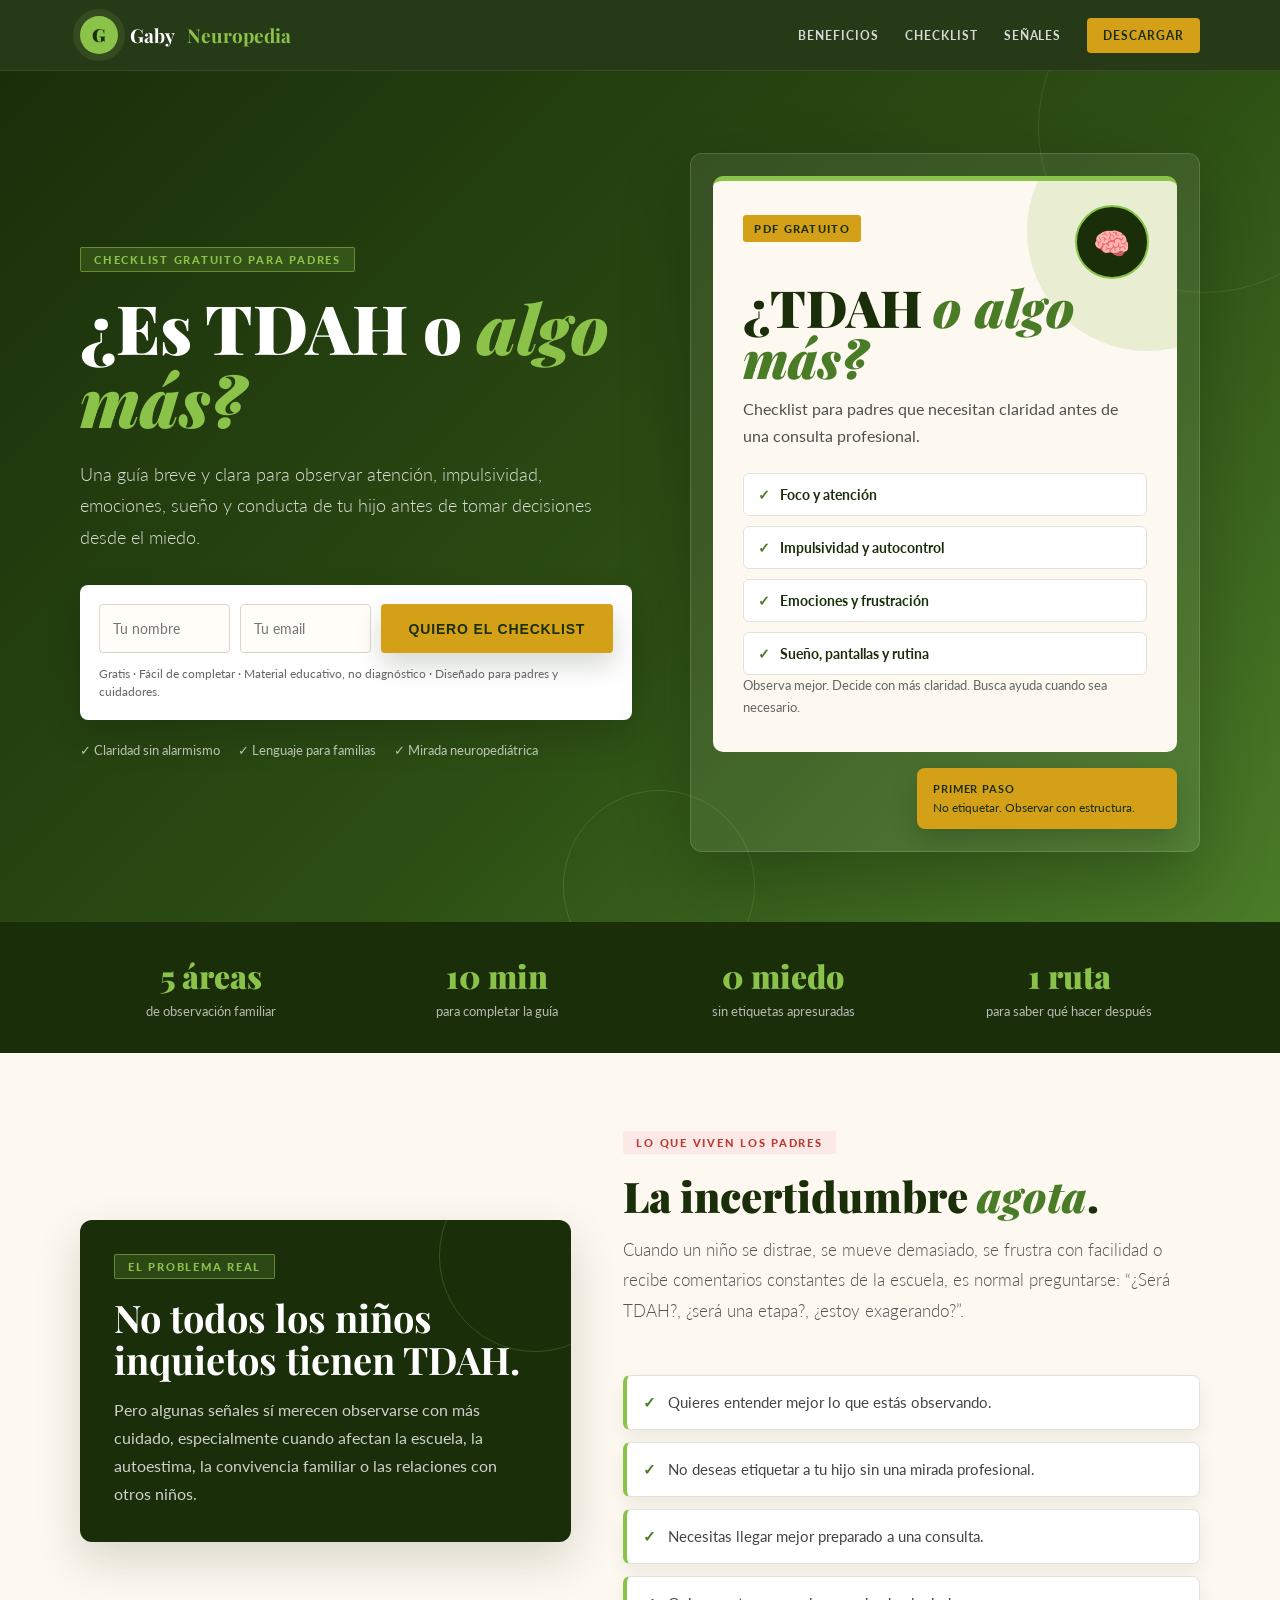
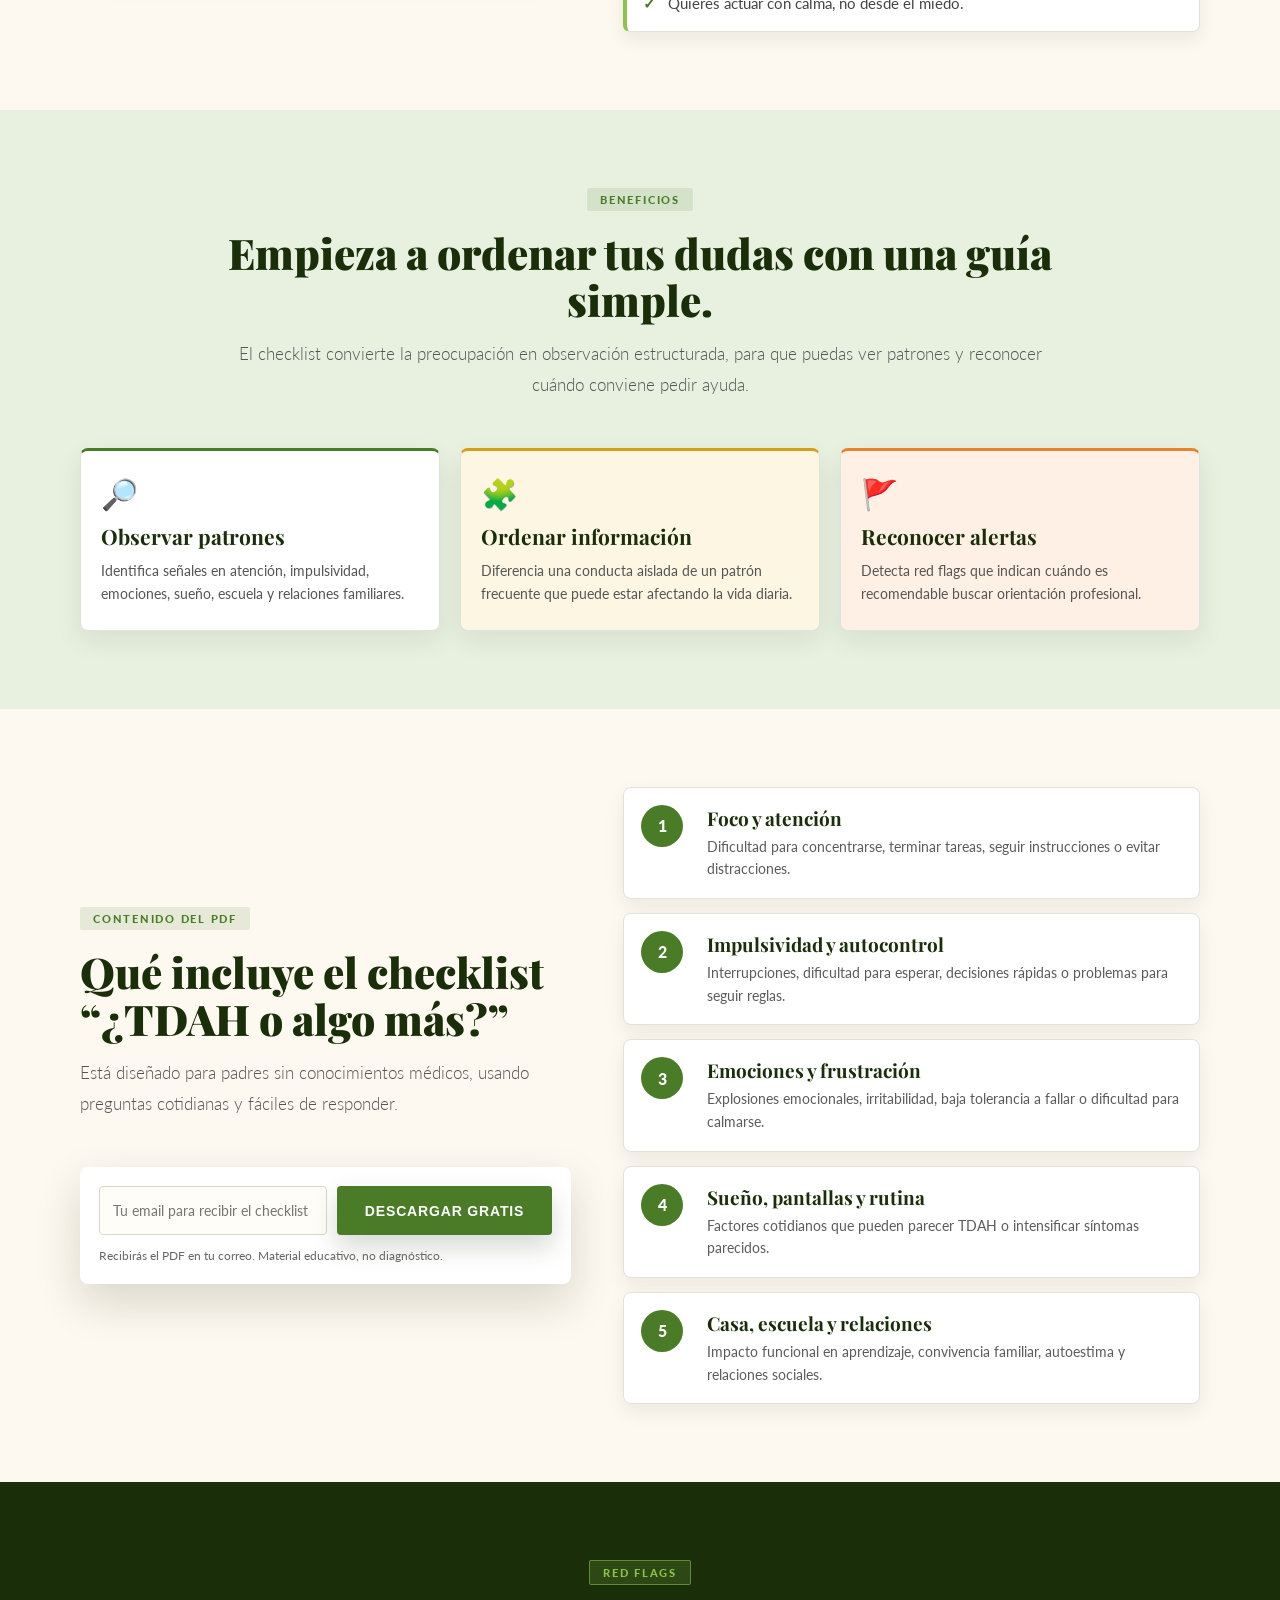
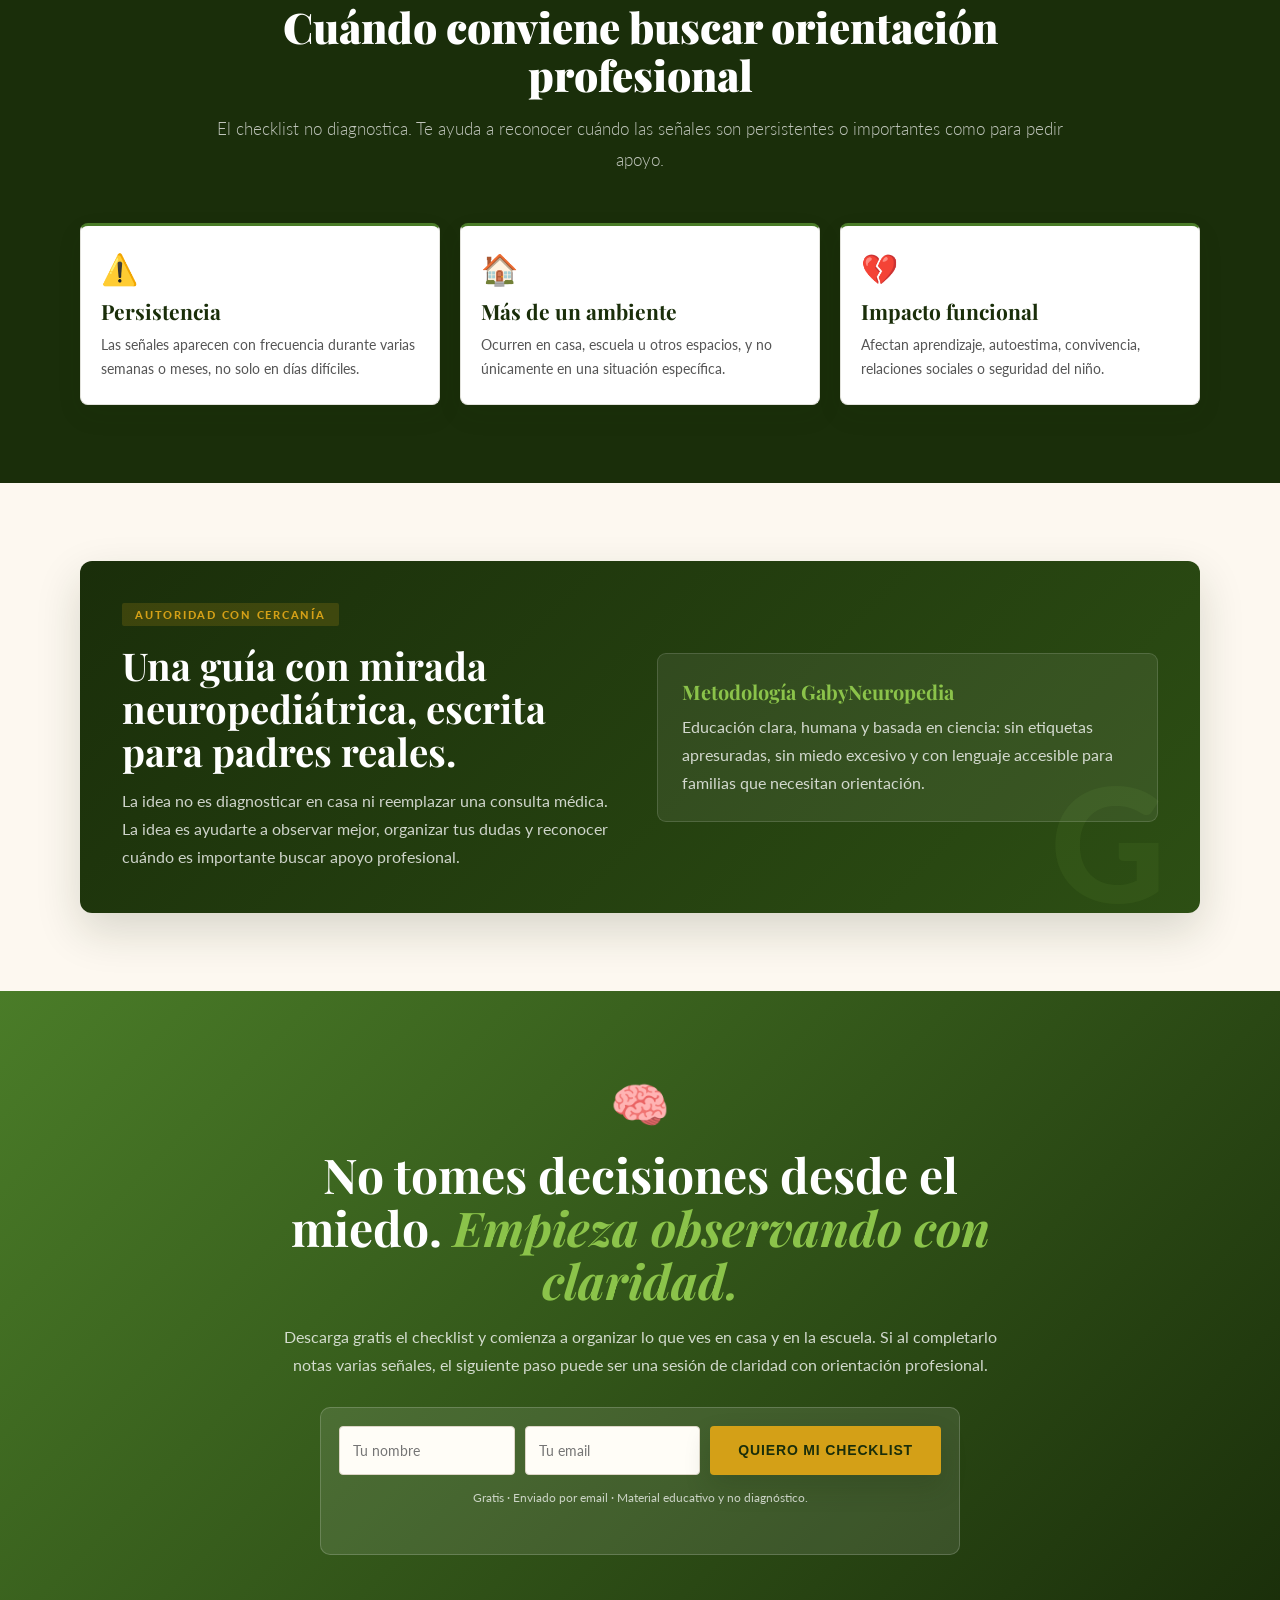
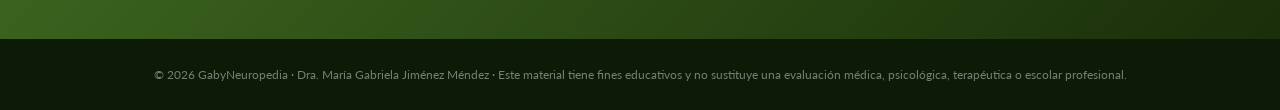
<file: public/Funnel para leads Gaby.html>
<!DOCTYPE html>
<html lang="es">
<head>
  <meta charset="UTF-8" />
  <meta name="viewport" content="width=device-width, initial-scale=1.0" />
  <title>¿TDAH o algo más? | Checklist gratuito</title>
  <style>
    @import url('https://fonts.googleapis.com/css2?family=Playfair+Display:ital,wght@0,500;0,700;0,900;1,500;1,700&family=Lato:wght@300;400;700;900&display=swap');

    :root {
      --dark-green: #1a2e0a;
      --mid-green: #2d4f14;
      --accent-green: #4a7c28;
      --lime: #8bc34a;
      --gold: #d4a017;
      --warm-cream: #fdf8f0;
      --light-sage: #e8f0e0;
      --soft-gold: #fdf6e3;
      --soft-orange: #fff0e5;
      --ink: #1a1a1a;
      --muted: #555555;
      --white: #ffffff;
      --line: rgba(26, 46, 10, 0.14);
      --shadow: 0 18px 45px rgba(26, 46, 10, 0.16);
    }

    * { box-sizing: border-box; margin: 0; padding: 0; }
    html { scroll-behavior: smooth; }

    body {
      font-family: 'Lato', sans-serif;
      color: var(--ink);
      background: var(--warm-cream);
      overflow-x: hidden;
    }

    .heading { font-family: 'Playfair Display', Georgia, serif; }
    .container { width: min(1120px, calc(100% - 40px)); margin: 0 auto; }

    .nav {
      position: sticky;
      top: 0;
      z-index: 50;
      padding: 16px 0;
      background: rgba(26, 46, 10, 0.94);
      backdrop-filter: blur(10px);
      border-bottom: 1px solid rgba(255,255,255,.08);
    }

    .nav-inner { display: flex; align-items: center; justify-content: space-between; gap: 24px; }
    .brand { display: flex; align-items: center; gap: 12px; color: white; font-family: 'Playfair Display', Georgia, serif; font-weight: 700; font-size: 19px; }
    .brand span { color: var(--lime); }
    .brand-mark { width: 38px; height: 38px; border-radius: 50%; background: var(--lime); color: var(--dark-green); display: grid; place-items: center; font-weight: 900; font-size: 18px; box-shadow: 0 0 0 7px rgba(139,195,74,.12); }
    .nav-links { display: flex; align-items: center; gap: 26px; }
    .nav-links a { color: rgba(255,255,255,.82); text-decoration: none; text-transform: uppercase; letter-spacing: .08em; font-size: 12px; font-weight: 700; }
    .nav-cta { padding: 10px 16px; border-radius: 4px; background: var(--gold); color: var(--dark-green) !important; }

    .btn { appearance: none; border: none; display: inline-flex; align-items: center; justify-content: center; gap: 10px; padding: 15px 28px; border-radius: 4px; background: var(--accent-green); color: white; font-weight: 900; font-size: 14px; text-transform: uppercase; letter-spacing: .06em; cursor: pointer; text-decoration: none; transition: background .2s ease, transform .15s ease; box-shadow: 0 12px 26px rgba(26,46,10,.18); }
    .btn:hover { background: var(--mid-green); transform: translateY(-1px); }
    .btn-gold { background: var(--gold); color: var(--dark-green); }
    .btn-gold:hover { background: #c49012; }

    .hero { position: relative; min-height: 88vh; display: flex; align-items: center; padding: 82px 0 70px; background: linear-gradient(135deg, var(--dark-green) 0%, var(--mid-green) 58%, var(--accent-green) 100%); overflow: hidden; }
    .hero::before, .hero::after { content: ''; position: absolute; border-radius: 50%; border: 1px solid rgba(255,255,255,.09); pointer-events: none; }
    .hero::before { width: 330px; height: 330px; top: -110px; right: -90px; }
    .hero::after { width: 190px; height: 190px; bottom: -60px; left: 44%; border-color: rgba(139,195,74,.22); }

    .hero-grid { position: relative; z-index: 2; display: grid; grid-template-columns: 1.04fr .96fr; align-items: center; gap: 58px; }
    .tier-badge { display: inline-block; padding: 5px 13px; border-radius: 2px; font-size: 11px; font-weight: 900; letter-spacing: .16em; text-transform: uppercase; margin-bottom: 18px; }
    .badge-lime { background: rgba(139,195,74,.18); border: 1px solid rgba(139,195,74,.55); color: var(--lime); }
    .badge-green { background: rgba(74,124,40,.12); color: var(--accent-green); }
    .badge-gold { background: rgba(212,160,23,.18); color: var(--gold); }
    .badge-red { background: #fde8e8; color: #b93b2f; }

    h1 { color: white; font-size: clamp(36px, 5.4vw, 68px); line-height: 1.08; font-weight: 900; margin-bottom: 22px; }
    h1 em { color: var(--lime); font-style: italic; }
    .hero-copy { color: rgba(255,255,255,.82); font-size: 18px; line-height: 1.75; font-weight: 300; max-width: 650px; margin-bottom: 32px; }
    .micro-trust { display: flex; flex-wrap: wrap; gap: 12px 18px; color: rgba(255,255,255,.68); font-size: 13px; }

    .capture-card { background: white; border-radius: 8px; padding: 18px; max-width: 660px; box-shadow: 0 16px 36px rgba(0,0,0,.16); border: 1px solid rgba(255,255,255,.20); }
    .form-grid { display: grid; grid-template-columns: 1fr 1fr auto; gap: 10px; }
    input { width: 100%; padding: 15px 13px; border-radius: 4px; border: 1px solid #ddd6c7; background: #fffdf7; font-family: 'Lato', sans-serif; font-size: 14px; outline: none; }
    input:focus { border-color: var(--accent-green); box-shadow: 0 0 0 3px rgba(74,124,40,.12); }
    .form-note { margin-top: 12px; color: #666; font-size: 12px; line-height: 1.5; }

    .hero-card { position: relative; background: rgba(255,255,255,.08); border: 1px solid rgba(255,255,255,.14); border-radius: 12px; padding: 22px; box-shadow: 0 28px 70px rgba(0,0,0,.22); }
    .lead-cover { position: relative; min-height: 560px; background: var(--warm-cream); border-radius: 10px; padding: 34px 30px; display: flex; flex-direction: column; justify-content: space-between; overflow: hidden; border-top: 5px solid var(--lime); }
    .lead-cover::before { content: ''; position: absolute; right: -90px; top: -70px; width: 240px; height: 240px; border-radius: 50%; background: rgba(139,195,74,.18); }
    .lead-cover::after { content: '🧠'; position: absolute; right: 28px; top: 24px; width: 70px; height: 70px; border-radius: 50%; display: grid; place-items: center; background: var(--dark-green); color: white; font-size: 30px; border: 2px solid var(--lime); }
    .cover-badge { display: inline-block; background: var(--gold); color: var(--dark-green); border-radius: 3px; padding: 7px 11px; font-weight: 900; font-size: 11px; text-transform: uppercase; letter-spacing: .12em; }
    .lead-cover h2 { position: relative; margin: 40px 0 12px; color: var(--dark-green); font-size: clamp(34px, 4vw, 52px); line-height: 1; font-weight: 900; }
    .lead-cover h2 em { color: var(--accent-green); }
    .lead-cover p { color: #4f4f4f; line-height: 1.65; font-size: 16px; max-width: 380px; }
    .check-preview { display: grid; gap: 10px; margin-top: 24px; }
    .check-row { display: flex; align-items: center; gap: 10px; padding: 12px 14px; border-radius: 6px; background: white; border: 1px solid #e2e2dc; font-weight: 700; color: var(--dark-green); font-size: 14px; }
    .check-row::before { content: '✓'; color: var(--accent-green); font-weight: 900; }

    .support-note { margin: 16px 0 0 auto; background: var(--gold); color: var(--dark-green); border-radius: 8px; padding: 13px 16px; max-width: 260px; box-shadow: 0 12px 28px rgba(0,0,0,.18); font-size: 12px; line-height: 1.45; }
    .support-note strong { display: block; text-transform: uppercase; letter-spacing: .08em; font-size: 11px; margin-bottom: 2px; }

    .stats-strip { background: var(--dark-green); padding: 32px 0; }
    .stats-grid { display: grid; grid-template-columns: repeat(4, 1fr); gap: 24px; text-align: center; }
    .stat-number { color: var(--lime); font-size: 32px; font-weight: 900; }
    .stat-label { color: rgba(255,255,255,.68); font-size: 13px; margin-top: 5px; line-height: 1.4; }

    section { padding: 78px 0; }
    .section-head { max-width: 850px; margin: 0 auto 48px; text-align: center; }
    .section-head.left { text-align: left; margin-left: 0; }
    .section-title { color: var(--dark-green); font-size: clamp(28px, 3.3vw, 46px); line-height: 1.12; font-weight: 900; margin-bottom: 16px; }
    .section-title em { color: var(--accent-green); }
    .lead { color: var(--muted); font-size: 17px; line-height: 1.8; font-weight: 300; }
    .light-sage { background: var(--light-sage); }
    .dark-band { background: var(--dark-green); color: white; }
    .dark-band .section-title { color: white; }
    .dark-band .lead { color: rgba(255,255,255,.72); }

    .cards-3 { display: grid; grid-template-columns: repeat(3, 1fr); gap: 20px; }
    .card { background: white; border: 1px solid #e2e2dc; border-top: 3px solid var(--accent-green); border-radius: 8px; padding: 24px 20px; box-shadow: 0 10px 26px rgba(26,46,10,.08); transition: transform .2s ease, box-shadow .2s ease; }
    .card:hover { transform: translateY(-4px); box-shadow: 0 16px 34px rgba(26,46,10,.13); }
    .card.gold { border-top-color: var(--gold); background: var(--soft-gold); }
    .card.orange { border-top-color: #e8832a; background: var(--soft-orange); }
    .icon { font-size: 30px; margin-bottom: 12px; }
    .card h3 { color: var(--dark-green); font-size: 21px; line-height: 1.15; margin-bottom: 10px; }
    .card p, .card li { color: #555; font-size: 14px; line-height: 1.68; }
    .card ul { list-style: none; display: grid; gap: 8px; }
    .card li::before { content: '✓'; color: var(--accent-green); font-weight: 900; margin-right: 8px; }

    .split { display: grid; grid-template-columns: .92fr 1.08fr; gap: 52px; align-items: center; }
    .quote-box { background: var(--dark-green); color: white; border-radius: 12px; padding: 34px; box-shadow: var(--shadow); position: relative; overflow: hidden; }
    .quote-box::after { content: ''; position: absolute; right: -60px; top: -60px; width: 190px; height: 190px; border-radius: 50%; border: 1px solid rgba(139,195,74,.25); }
    .quote-box h2 { font-size: clamp(26px, 3vw, 38px); line-height: 1.1; margin-bottom: 16px; color: white; }
    .quote-box p { color: rgba(255,255,255,.78); line-height: 1.75; }
    .list { display: grid; gap: 12px; }
    .list-item { display: flex; gap: 12px; align-items: flex-start; background: white; border: 1px solid #e2e2dc; border-left: 4px solid var(--lime); border-radius: 7px; padding: 15px 16px; font-size: 15px; color: #444; line-height: 1.55; box-shadow: 0 8px 18px rgba(26,46,10,.07); }
    .list-item span { color: var(--accent-green); font-weight: 900; }

    .modules { display: grid; gap: 14px; }
    .module { display: grid; grid-template-columns: 52px 1fr; gap: 14px; align-items: start; background: white; border: 1px solid #e2e2dc; border-radius: 8px; padding: 17px; box-shadow: 0 8px 20px rgba(26,46,10,.07); }
    .num { width: 42px; height: 42px; border-radius: 50%; display: grid; place-items: center; background: var(--accent-green); color: white; font-weight: 900; }
    .module h3 { color: var(--dark-green); font-size: 19px; margin-bottom: 5px; }
    .module p { color: #5b5b5b; line-height: 1.62; font-size: 14px; }

    .authority-box { background: linear-gradient(135deg, var(--dark-green) 0%, var(--mid-green) 100%); color: white; border-radius: 12px; padding: 42px; box-shadow: var(--shadow); position: relative; overflow: hidden; }
    .authority-box::after { content: 'G'; position: absolute; right: 34px; bottom: -24px; font-size: 160px; font-weight: 900; color: rgba(139,195,74,.08); }
    .authority-grid { position: relative; z-index: 2; display: grid; grid-template-columns: 1fr 1fr; gap: 34px; align-items: center; }
    .authority-box h2 { color: white; font-size: clamp(26px, 3vw, 40px); line-height: 1.12; margin-bottom: 14px; }
    .authority-box p { color: rgba(255,255,255,.78); line-height: 1.75; }
    .doctor-card { background: rgba(255,255,255,.07); border: 1px solid rgba(255,255,255,.14); border-radius: 9px; padding: 24px; }
    .doctor-card h3 { color: var(--lime); font-size: 20px; margin-bottom: 8px; }

    .cta-section { background: linear-gradient(135deg, var(--accent-green) 0%, var(--dark-green) 100%); color: white; text-align: center; padding: 84px 0; }
    .cta-box { max-width: 740px; margin: 0 auto; }
    .cta-box h2 { color: white; font-size: clamp(30px, 4vw, 48px); line-height: 1.1; margin-bottom: 16px; }
    .cta-box h2 em { color: var(--lime); }
    .cta-box p { color: rgba(255,255,255,.78); line-height: 1.75; margin-bottom: 28px; }
    .final-form { max-width: 640px; margin: 0 auto; background: rgba(255,255,255,.10); border: 1px solid rgba(255,255,255,.18); border-radius: 10px; padding: 18px; }

    footer { background: #0d1a05; color: rgba(255,255,255,.44); font-size: 12px; line-height: 1.6; padding: 26px 0; text-align: center; }

    @media (max-width: 980px) {
      .hero-grid, .split, .authority-grid { grid-template-columns: 1fr; }
      .hero-card { max-width: 640px; margin: 0 auto; }
      .cards-3, .stats-grid { grid-template-columns: 1fr 1fr; }
      .form-grid { grid-template-columns: 1fr; }
      .btn { width: 100%; }
    }

    @media (max-width: 680px) {
      .container { width: min(100% - 28px, 1120px); }
      .nav-links { display: none; }
      .hero { padding: 52px 0; }
      .cards-3, .stats-grid { grid-template-columns: 1fr; }
      .lead-cover { min-height: 520px; padding: 26px 22px; }
      .support-note { margin-left: 0; max-width: none; }
      section { padding: 54px 0; }
      .capture-card, .final-form { padding: 14px; }
    }
  </style>
</head>
<body>
  <nav class="nav">
    <div class="container nav-inner">
      <div class="brand"><div class="brand-mark">G</div>Gaby<span>Neuropedia</span></div>
      <div class="nav-links">
        <a href="#beneficios">Beneficios</a>
        <a href="#checklist">Checklist</a>
        <a href="#redflags">Señales</a>
        <a class="nav-cta" href="#descargar">Descargar</a>
      </div>
    </div>
  </nav>

  <header class="hero" id="descargar">
    <div class="container hero-grid">
      <div>
        <div class="tier-badge badge-lime">Checklist gratuito para padres</div>
        <h1 class="heading">¿Es TDAH o <em>algo más?</em></h1>
        <p class="hero-copy">Una guía breve y clara para observar atención, impulsividad, emociones, sueño y conducta de tu hijo antes de tomar decisiones desde el miedo.</p>
        <form class="capture-card">
          <div class="form-grid">
            <input type="text" name="name" placeholder="Tu nombre" aria-label="Tu nombre" />
            <input type="email" name="email" placeholder="Tu email" aria-label="Tu email" />
            <button class="btn btn-gold" type="submit">Quiero el checklist</button>
          </div>
          <p class="form-note">Gratis · Fácil de completar · Material educativo, no diagnóstico · Diseñado para padres y cuidadores.</p>
        </form>
        <div class="micro-trust" style="margin-top:22px;">
          <span>✓ Claridad sin alarmismo</span>
          <span>✓ Lenguaje para familias</span>
          <span>✓ Mirada neuropediátrica</span>
        </div>
      </div>

      <div class="hero-card">
        <div class="lead-cover">
          <div>
            <span class="cover-badge">PDF gratuito</span>
            <h2 class="heading">¿TDAH <em>o algo más?</em></h2>
            <p>Checklist para padres que necesitan claridad antes de una consulta profesional.</p>
            <div class="check-preview">
              <div class="check-row">Foco y atención</div>
              <div class="check-row">Impulsividad y autocontrol</div>
              <div class="check-row">Emociones y frustración</div>
              <div class="check-row">Sueño, pantallas y rutina</div>
            </div>
          </div>
          <p style="font-size:13px; color:#666; max-width: 100%;">Observa mejor. Decide con más claridad. Busca ayuda cuando sea necesario.</p>
        </div>
        <div class="support-note"><strong>Primer paso</strong>No etiquetar. Observar con estructura.</div>
      </div>
    </div>
  </header>

  <section class="stats-strip">
    <div class="container stats-grid">
      <div><div class="stat-number heading">5 áreas</div><div class="stat-label">de observación familiar</div></div>
      <div><div class="stat-number heading">10 min</div><div class="stat-label">para completar la guía</div></div>
      <div><div class="stat-number heading">0 miedo</div><div class="stat-label">sin etiquetas apresuradas</div></div>
      <div><div class="stat-number heading">1 ruta</div><div class="stat-label">para saber qué hacer después</div></div>
    </div>
  </section>

  <section>
    <div class="container split">
      <div class="quote-box">
        <div class="tier-badge badge-lime">El problema real</div>
        <h2 class="heading">No todos los niños inquietos tienen TDAH.</h2>
        <p>Pero algunas señales sí merecen observarse con más cuidado, especialmente cuando afectan la escuela, la autoestima, la convivencia familiar o las relaciones con otros niños.</p>
      </div>
      <div>
        <div class="section-head left">
          <div class="tier-badge badge-red">Lo que viven los padres</div>
          <h2 class="section-title heading">La incertidumbre <em>agota</em>.</h2>
          <p class="lead">Cuando un niño se distrae, se mueve demasiado, se frustra con facilidad o recibe comentarios constantes de la escuela, es normal preguntarse: “¿Será TDAH?, ¿será una etapa?, ¿estoy exagerando?”.</p>
        </div>
        <div class="list">
          <div class="list-item"><span>✓</span>Quieres entender mejor lo que estás observando.</div>
          <div class="list-item"><span>✓</span>No deseas etiquetar a tu hijo sin una mirada profesional.</div>
          <div class="list-item"><span>✓</span>Necesitas llegar mejor preparado a una consulta.</div>
          <div class="list-item"><span>✓</span>Quieres actuar con calma, no desde el miedo.</div>
        </div>
      </div>
    </div>
  </section>

  <section id="beneficios" class="light-sage">
    <div class="container">
      <div class="section-head">
        <div class="tier-badge badge-green">Beneficios</div>
        <h2 class="section-title heading">Empieza a ordenar tus dudas con una guía simple.</h2>
        <p class="lead">El checklist convierte la preocupación en observación estructurada, para que puedas ver patrones y reconocer cuándo conviene pedir ayuda.</p>
      </div>
      <div class="cards-3">
        <article class="card"><div class="icon">🔎</div><h3 class="heading">Observar patrones</h3><p>Identifica señales en atención, impulsividad, emociones, sueño, escuela y relaciones familiares.</p></article>
        <article class="card gold"><div class="icon">🧩</div><h3 class="heading">Ordenar información</h3><p>Diferencia una conducta aislada de un patrón frecuente que puede estar afectando la vida diaria.</p></article>
        <article class="card orange"><div class="icon">🚩</div><h3 class="heading">Reconocer alertas</h3><p>Detecta red flags que indican cuándo es recomendable buscar orientación profesional.</p></article>
      </div>
    </div>
  </section>

  <section id="checklist">
    <div class="container split">
      <div>
        <div class="section-head left">
          <div class="tier-badge badge-green">Contenido del PDF</div>
          <h2 class="section-title heading">Qué incluye el checklist “¿TDAH o algo más?”</h2>
          <p class="lead">Está diseñado para padres sin conocimientos médicos, usando preguntas cotidianas y fáciles de responder.</p>
        </div>
        <form class="capture-card" style="max-width:none; box-shadow:var(--shadow);">
          <div class="form-grid" style="grid-template-columns:1fr auto;">
            <input type="email" name="email-secondary" placeholder="Tu email para recibir el checklist" aria-label="Tu email para recibir el checklist" />
            <button class="btn" type="submit">Descargar gratis</button>
          </div>
          <p class="form-note">Recibirás el PDF en tu correo. Material educativo, no diagnóstico.</p>
        </form>
      </div>
      <div class="modules">
        <div class="module"><div class="num">1</div><div><h3 class="heading">Foco y atención</h3><p>Dificultad para concentrarse, terminar tareas, seguir instrucciones o evitar distracciones.</p></div></div>
        <div class="module"><div class="num">2</div><div><h3 class="heading">Impulsividad y autocontrol</h3><p>Interrupciones, dificultad para esperar, decisiones rápidas o problemas para seguir reglas.</p></div></div>
        <div class="module"><div class="num">3</div><div><h3 class="heading">Emociones y frustración</h3><p>Explosiones emocionales, irritabilidad, baja tolerancia a fallar o dificultad para calmarse.</p></div></div>
        <div class="module"><div class="num">4</div><div><h3 class="heading">Sueño, pantallas y rutina</h3><p>Factores cotidianos que pueden parecer TDAH o intensificar síntomas parecidos.</p></div></div>
        <div class="module"><div class="num">5</div><div><h3 class="heading">Casa, escuela y relaciones</h3><p>Impacto funcional en aprendizaje, convivencia familiar, autoestima y relaciones sociales.</p></div></div>
      </div>
    </div>
  </section>

  <section id="redflags" class="dark-band">
    <div class="container">
      <div class="section-head">
        <div class="tier-badge badge-lime">Red flags</div>
        <h2 class="section-title heading">Cuándo conviene buscar orientación profesional</h2>
        <p class="lead">El checklist no diagnostica. Te ayuda a reconocer cuándo las señales son persistentes o importantes como para pedir apoyo.</p>
      </div>
      <div class="cards-3">
        <article class="card"><div class="icon">⚠️</div><h3 class="heading">Persistencia</h3><p>Las señales aparecen con frecuencia durante varias semanas o meses, no solo en días difíciles.</p></article>
        <article class="card"><div class="icon">🏠</div><h3 class="heading">Más de un ambiente</h3><p>Ocurren en casa, escuela u otros espacios, y no únicamente en una situación específica.</p></article>
        <article class="card"><div class="icon">💔</div><h3 class="heading">Impacto funcional</h3><p>Afectan aprendizaje, autoestima, convivencia, relaciones sociales o seguridad del niño.</p></article>
      </div>
    </div>
  </section>

  <section>
    <div class="container authority-box">
      <div class="authority-grid">
        <div>
          <div class="tier-badge badge-gold">Autoridad con cercanía</div>
          <h2 class="heading">Una guía con mirada neuropediátrica, escrita para padres reales.</h2>
          <p>La idea no es diagnosticar en casa ni reemplazar una consulta médica. La idea es ayudarte a observar mejor, organizar tus dudas y reconocer cuándo es importante buscar apoyo profesional.</p>
        </div>
        <div class="doctor-card">
          <h3 class="heading">Metodología GabyNeuropedia</h3>
          <p>Educación clara, humana y basada en ciencia: sin etiquetas apresuradas, sin miedo excesivo y con lenguaje accesible para familias que necesitan orientación.</p>
        </div>
      </div>
    </div>
  </section>

  <section class="cta-section">
    <div class="container cta-box">
      <div style="font-size:48px; margin-bottom:14px;">🧠</div>
      <h2 class="heading">No tomes decisiones desde el miedo. <em>Empieza observando con claridad.</em></h2>
      <p>Descarga gratis el checklist y comienza a organizar lo que ves en casa y en la escuela. Si al completarlo notas varias señales, el siguiente paso puede ser una sesión de claridad con orientación profesional.</p>
      <form class="final-form">
        <div class="form-grid">
          <input type="text" name="name-final" placeholder="Tu nombre" aria-label="Tu nombre" />
          <input type="email" name="email-final" placeholder="Tu email" aria-label="Tu email" />
          <button class="btn btn-gold" type="submit">Quiero mi checklist</button>
        </div>
        <p class="form-note" style="color:rgba(255,255,255,.72);">Gratis · Enviado por email · Material educativo y no diagnóstico.</p>
      </form>
    </div>
  </section>

  <footer>
    <div class="container">© 2026 GabyNeuropedia · Dra. María Gabriela Jiménez Méndez · Este material tiene fines educativos y no sustituye una evaluación médica, psicológica, terapéutica o escolar profesional.</div>
  </footer>
</body>
</html>
</file>
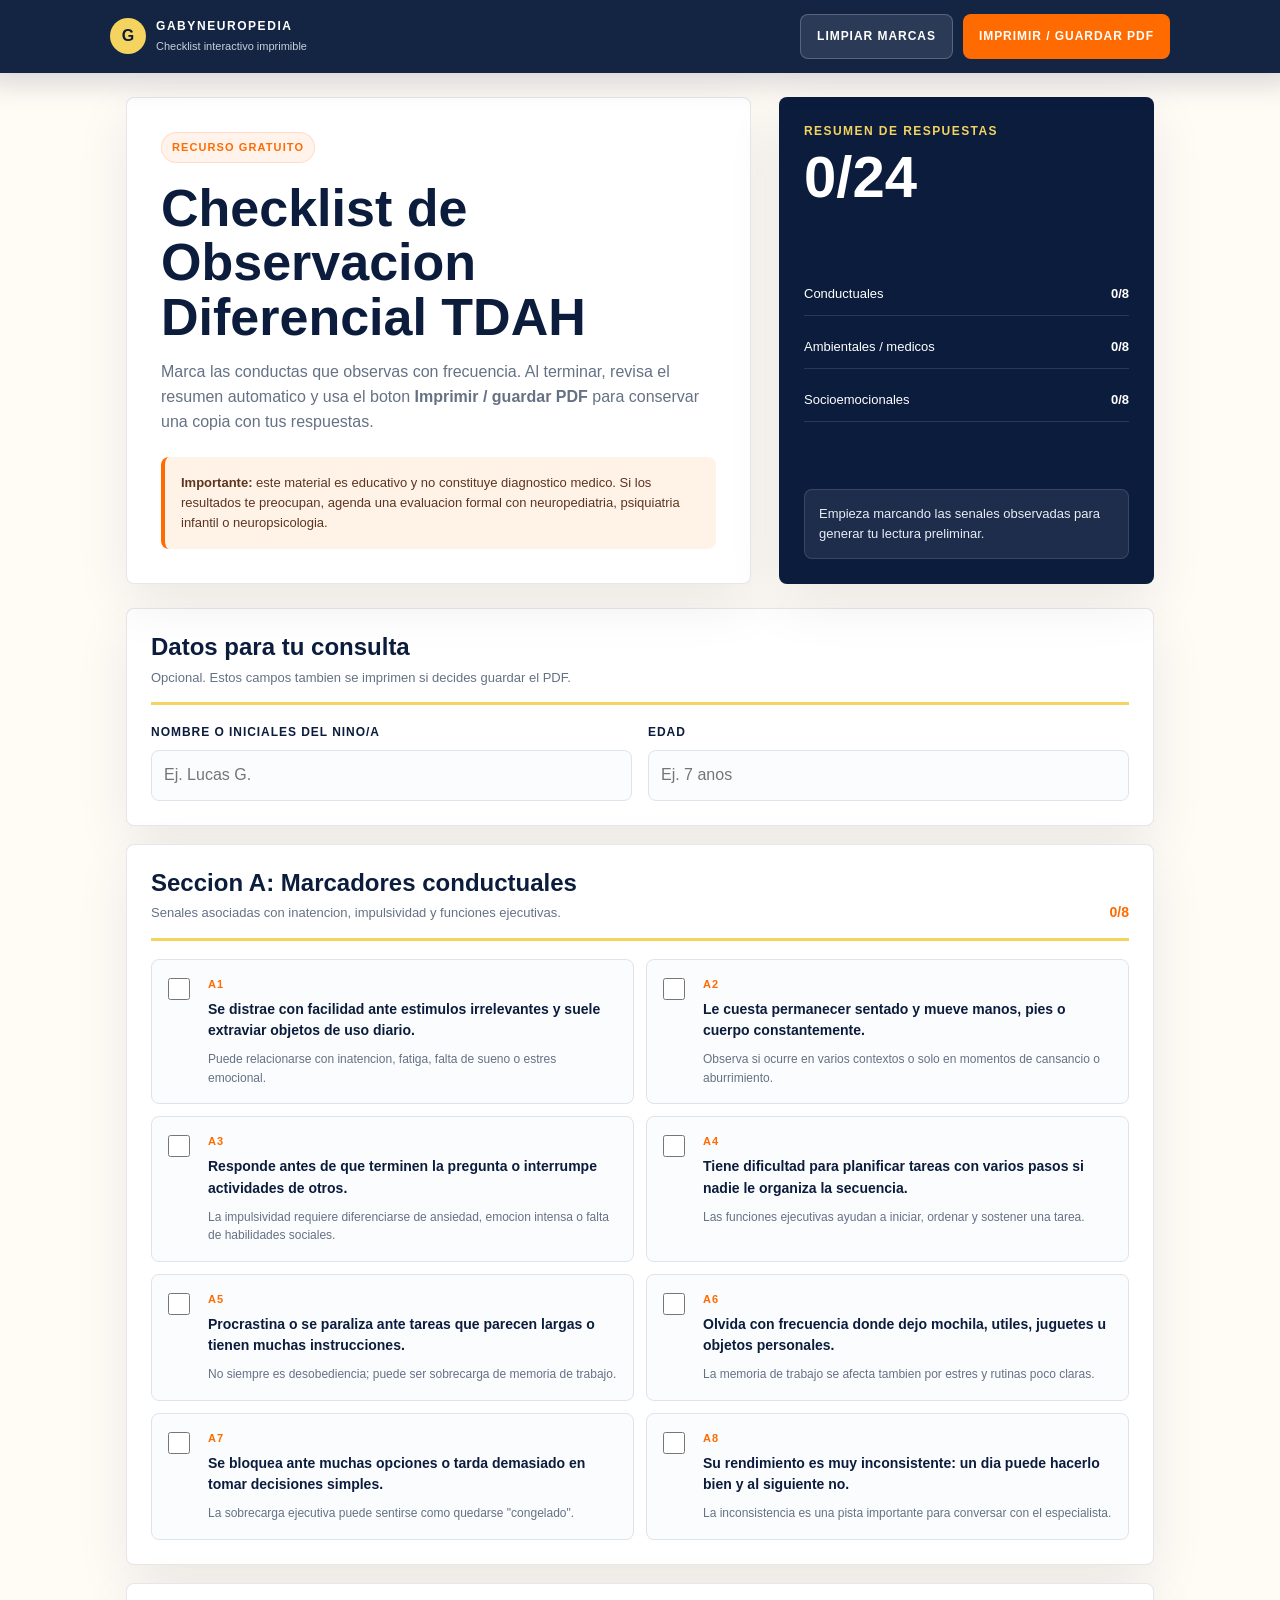
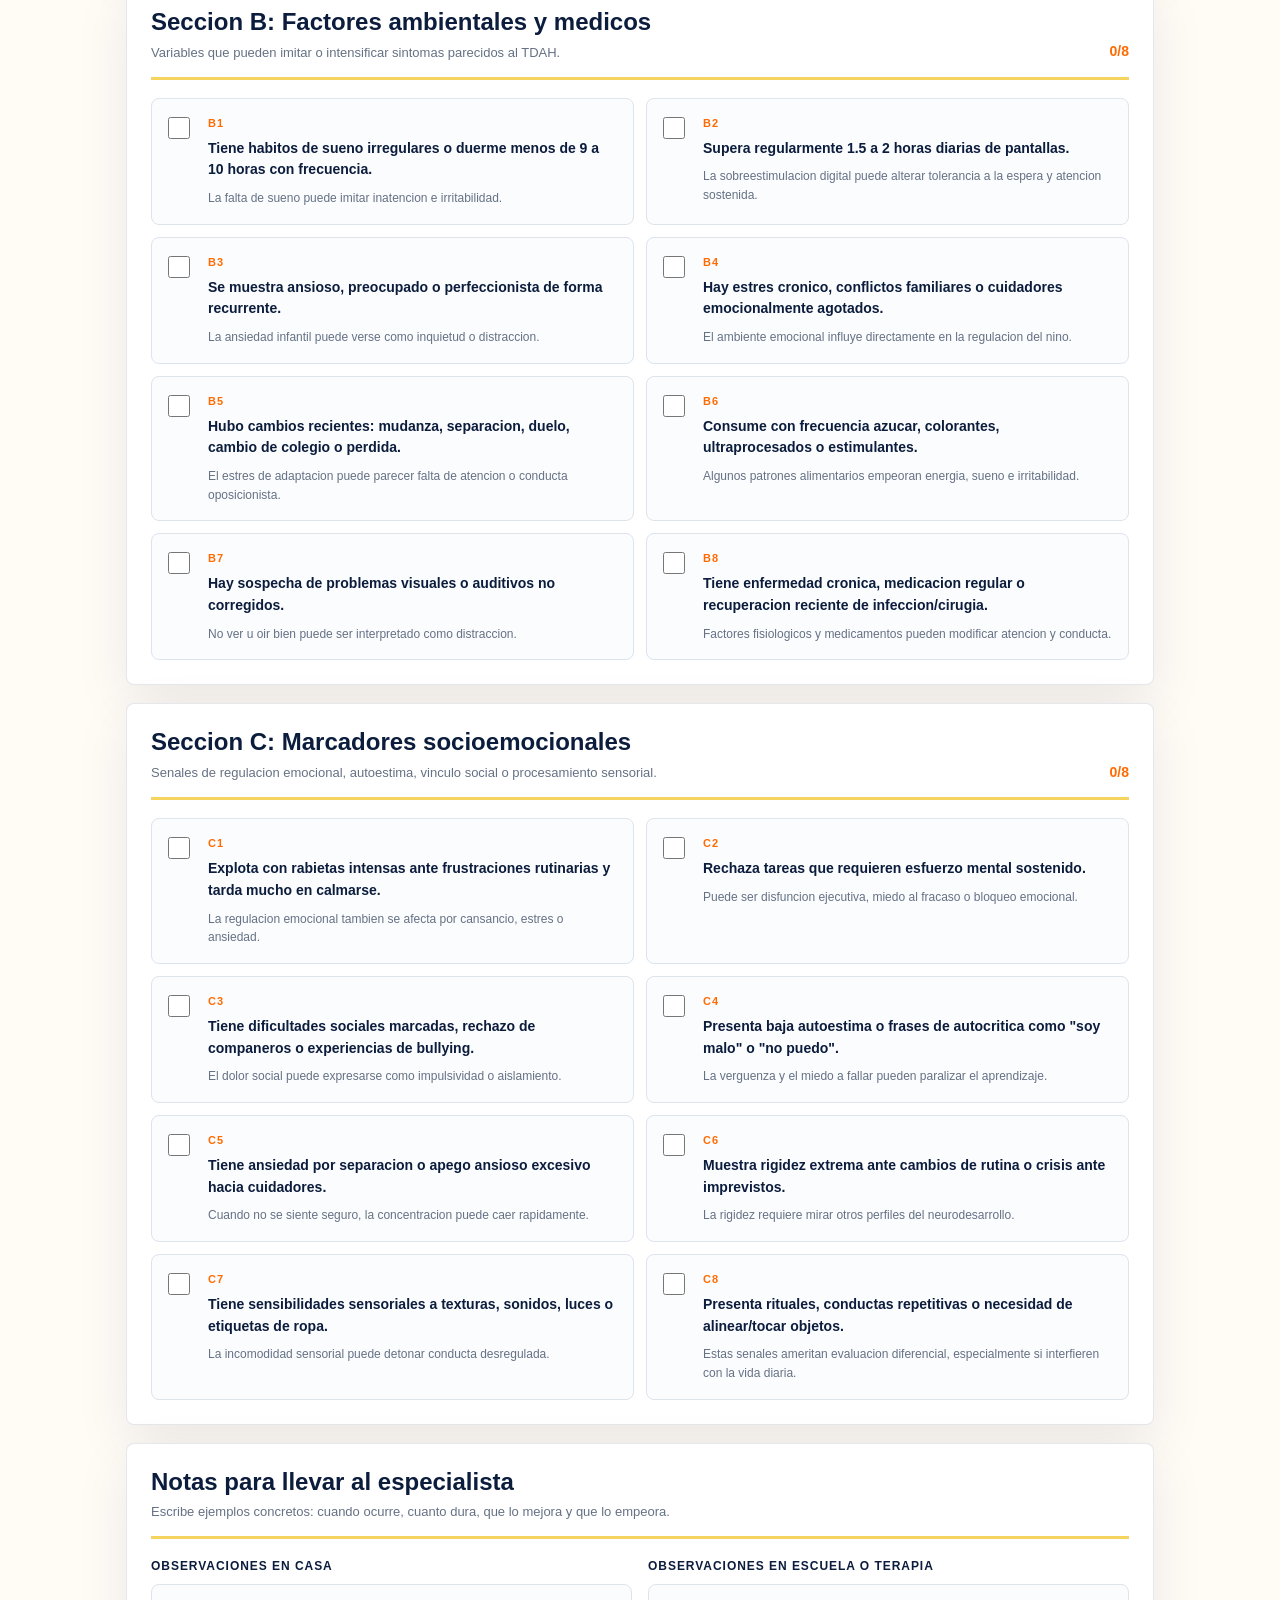
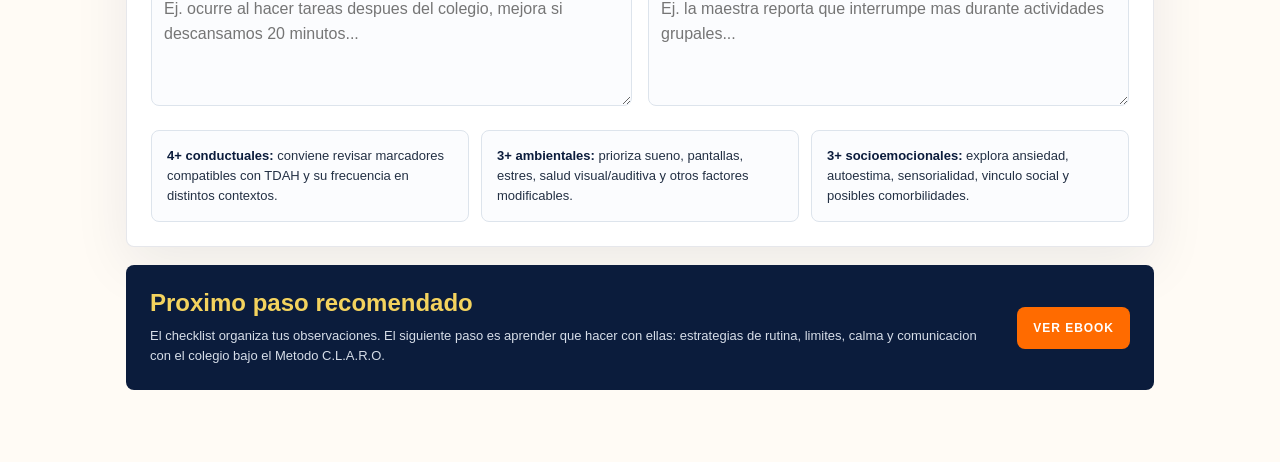
<file: Funnel proposal/public/checklist-tdah-24-puntos.html>
<!DOCTYPE html>
<html lang="es">
<head>
  <meta charset="UTF-8" />
  <meta name="viewport" content="width=device-width, initial-scale=1.0" />
  <title>Checklist Interactivo TDAH 24 Puntos - GabyNeuroPedia</title>
  <style>
    @page {
      size: letter;
      margin: 1.2cm;
    }

    * {
      box-sizing: border-box;
    }

    :root {
      --navy: #0b1c3c;
      --orange: #ff6b00;
      --gold: #f4d35e;
      --cream: #fffbf5;
      --mint: #e8f3ee;
      --ink: #233044;
      --muted: #657184;
      --line: #dde4ec;
      --white: #ffffff;
    }

    body {
      margin: 0;
      color: var(--ink);
      background: var(--cream);
      font-family: Arial, Helvetica, sans-serif;
      line-height: 1.55;
    }

    .app-shell {
      max-width: 1060px;
      margin: 0 auto;
      padding: 24px 16px 48px;
    }

    .topbar {
      position: sticky;
      top: 0;
      z-index: 10;
      margin: -24px -16px 24px;
      padding: 14px 16px;
      background: rgba(11, 28, 60, 0.96);
      color: var(--white);
      box-shadow: 0 8px 30px rgba(11, 28, 60, 0.18);
    }

    .topbar-inner {
      max-width: 1060px;
      margin: 0 auto;
      display: flex;
      align-items: center;
      justify-content: space-between;
      gap: 16px;
    }

    .brand {
      display: flex;
      align-items: center;
      gap: 10px;
      min-width: 0;
    }

    .brand-mark {
      width: 36px;
      height: 36px;
      border-radius: 50%;
      display: grid;
      place-items: center;
      background: var(--gold);
      color: var(--navy);
      font-weight: 800;
      flex: 0 0 auto;
    }

    .brand-name {
      font-size: 12px;
      font-weight: 800;
      letter-spacing: 0.13em;
      text-transform: uppercase;
    }

    .brand-subtitle {
      color: #c8d0dc;
      font-size: 11px;
      margin-top: 2px;
    }

    .actions {
      display: flex;
      gap: 10px;
      flex-wrap: wrap;
      justify-content: flex-end;
    }

    button,
    .link-button {
      border: 0;
      border-radius: 8px;
      cursor: pointer;
      font: inherit;
      font-size: 12px;
      font-weight: 800;
      letter-spacing: 0.08em;
      text-transform: uppercase;
      padding: 12px 16px;
      text-decoration: none;
      transition: transform 160ms ease, opacity 160ms ease;
    }

    button:hover,
    .link-button:hover {
      transform: translateY(-1px);
      opacity: 0.92;
    }

    .primary {
      background: var(--orange);
      color: var(--white);
    }

    .secondary {
      background: rgba(255, 255, 255, 0.1);
      color: var(--white);
      border: 1px solid rgba(255, 255, 255, 0.22);
    }

    .hero {
      display: grid;
      grid-template-columns: minmax(0, 1.25fr) minmax(280px, 0.75fr);
      gap: 28px;
      align-items: stretch;
      margin-bottom: 24px;
    }

    .panel {
      background: var(--white);
      border: 1px solid rgba(11, 28, 60, 0.1);
      border-radius: 8px;
      box-shadow: 0 18px 55px rgba(11, 28, 60, 0.08);
    }

    .intro {
      padding: 34px;
    }

    .eyebrow {
      display: inline-block;
      color: var(--orange);
      background: rgba(255, 107, 0, 0.08);
      border: 1px solid rgba(255, 107, 0, 0.16);
      border-radius: 999px;
      padding: 6px 10px;
      font-size: 11px;
      font-weight: 800;
      letter-spacing: 0.1em;
      text-transform: uppercase;
    }

    h1 {
      color: var(--navy);
      font-size: clamp(30px, 5vw, 52px);
      line-height: 1.05;
      margin: 18px 0 16px;
    }

    .lead {
      color: var(--muted);
      font-size: 16px;
      max-width: 720px;
      margin: 0;
    }

    .medical-note {
      margin-top: 22px;
      padding: 16px;
      border-left: 4px solid var(--orange);
      background: #fff3e8;
      border-radius: 8px;
      color: #5c341f;
      font-size: 13px;
    }

    .score-panel {
      padding: 24px;
      background: var(--navy);
      color: var(--white);
      display: flex;
      flex-direction: column;
      justify-content: space-between;
      gap: 18px;
    }

    .score-title {
      color: var(--gold);
      font-weight: 800;
      font-size: 12px;
      letter-spacing: 0.12em;
      text-transform: uppercase;
    }

    .score-number {
      font-size: 58px;
      line-height: 1;
      font-weight: 900;
      margin-top: 8px;
    }

    .score-grid {
      display: grid;
      gap: 10px;
    }

    .score-row {
      display: flex;
      justify-content: space-between;
      gap: 14px;
      padding: 11px 0;
      border-bottom: 1px solid rgba(255, 255, 255, 0.12);
      font-size: 13px;
    }

    .result-message {
      padding: 14px;
      background: rgba(255, 255, 255, 0.08);
      border: 1px solid rgba(255, 255, 255, 0.12);
      border-radius: 8px;
      color: #e8edf5;
      font-size: 13px;
    }

    .section {
      padding: 24px;
      margin-top: 18px;
    }

    .section-header {
      display: flex;
      justify-content: space-between;
      gap: 18px;
      align-items: end;
      border-bottom: 3px solid var(--gold);
      padding-bottom: 14px;
      margin-bottom: 18px;
    }

    h2 {
      color: var(--navy);
      margin: 0;
      font-size: 24px;
      line-height: 1.2;
    }

    .section-copy {
      color: var(--muted);
      margin: 6px 0 0;
      font-size: 13px;
    }

    .section-count {
      white-space: nowrap;
      font-weight: 900;
      color: var(--orange);
      font-size: 14px;
    }

    .checklist {
      display: grid;
      grid-template-columns: repeat(2, minmax(0, 1fr));
      gap: 12px;
    }

    .item {
      position: relative;
      display: grid;
      grid-template-columns: 28px minmax(0, 1fr);
      gap: 12px;
      min-height: 100%;
      padding: 16px;
      background: #fbfcfe;
      border: 1px solid var(--line);
      border-radius: 8px;
      cursor: pointer;
      break-inside: avoid;
    }

    .item input {
      width: 22px;
      height: 22px;
      accent-color: var(--orange);
      margin: 2px 0 0;
      cursor: pointer;
    }

    .item:has(input:checked) {
      background: #fff8ef;
      border-color: rgba(255, 107, 0, 0.5);
      box-shadow: inset 0 0 0 1px rgba(255, 107, 0, 0.22);
    }

    .item-code {
      color: var(--orange);
      font-size: 11px;
      font-weight: 900;
      letter-spacing: 0.09em;
      text-transform: uppercase;
      margin-bottom: 6px;
    }

    .item-text {
      color: var(--navy);
      font-size: 14px;
      font-weight: 800;
      margin: 0 0 8px;
    }

    .item-help {
      color: var(--muted);
      font-size: 12px;
      margin: 0;
    }

    .notes-grid {
      display: grid;
      grid-template-columns: 1fr 1fr;
      gap: 16px;
    }

    textarea,
    input[type="text"] {
      width: 100%;
      border: 1px solid var(--line);
      border-radius: 8px;
      padding: 12px;
      font: inherit;
      color: var(--ink);
      background: #fbfcfe;
    }

    textarea {
      min-height: 122px;
      resize: vertical;
    }

    label.field-label {
      display: block;
      color: var(--navy);
      font-size: 12px;
      font-weight: 900;
      letter-spacing: 0.08em;
      text-transform: uppercase;
      margin-bottom: 8px;
    }

    .interpretation {
      display: grid;
      grid-template-columns: repeat(3, 1fr);
      gap: 12px;
      margin-top: 16px;
    }

    .interpret-card {
      background: #fbfcfe;
      border: 1px solid var(--line);
      border-radius: 8px;
      padding: 15px;
      font-size: 13px;
    }

    .interpret-card strong {
      color: var(--navy);
    }

    .footer-card {
      margin-top: 18px;
      padding: 24px;
      background: var(--navy);
      color: var(--white);
      border-radius: 8px;
      display: grid;
      grid-template-columns: minmax(0, 1fr) auto;
      gap: 18px;
      align-items: center;
    }

    .footer-card h2 {
      color: var(--gold);
      margin-bottom: 8px;
    }

    .footer-card p {
      color: #d6dde8;
      margin: 0;
      font-size: 13px;
    }

    .print-only {
      display: none;
    }

    @media (max-width: 820px) {
      .topbar-inner,
      .hero,
      .notes-grid,
      .footer-card {
        grid-template-columns: 1fr;
      }

      .topbar-inner {
        display: grid;
      }

      .actions {
        justify-content: stretch;
      }

      .actions button,
      .actions .link-button {
        flex: 1 1 auto;
      }

      .checklist,
      .interpretation {
        grid-template-columns: 1fr;
      }

      .intro,
      .score-panel,
      .section {
        padding: 20px;
      }
    }

    @media print {
      body {
        background: white;
      }

      .app-shell {
        max-width: none;
        padding: 0;
      }

      .topbar,
      .no-print {
        display: none !important;
      }

      .print-only {
        display: block;
      }

      .hero,
      .section,
      .footer-card {
        box-shadow: none;
        border-radius: 0;
        margin: 0 0 14px;
      }

      .hero {
        display: block;
      }

      .intro {
        border: 0;
        padding: 0 0 14px;
      }

      .score-panel {
        color: var(--navy);
        background: #f7f9fc;
        border: 1px solid var(--line);
        padding: 14px;
      }

      .score-title,
      .score-number,
      .section-count,
      .footer-card h2 {
        color: var(--navy);
      }

      .score-row {
        border-color: var(--line);
      }

      .result-message {
        color: var(--ink);
        background: white;
        border-color: var(--line);
      }

      .section {
        padding: 0 0 14px;
        border: 0;
      }

      .checklist {
        grid-template-columns: 1fr;
        gap: 7px;
      }

      .item {
        padding: 9px 10px;
      }

      .item input {
        print-color-adjust: exact;
      }

      textarea,
      input[type="text"] {
        border-color: #9aa7b5;
      }

      .footer-card {
        display: block;
        color: var(--navy);
        background: #f7f9fc;
        border: 1px solid var(--line);
        padding: 14px;
        break-inside: avoid;
      }

      .footer-card p {
        color: var(--ink);
      }
    }
  </style>
</head>
<body>
  <div class="topbar no-print">
    <div class="topbar-inner">
      <div class="brand">
        <div class="brand-mark">G</div>
        <div>
          <div class="brand-name">GabyNeuroPedia</div>
          <div class="brand-subtitle">Checklist interactivo imprimible</div>
        </div>
      </div>
      <div class="actions">
        <button class="secondary" type="button" id="resetButton">Limpiar marcas</button>
        <button class="primary" type="button" id="printButton">Imprimir / guardar PDF</button>
      </div>
    </div>
  </div>

  <main class="app-shell">
    <section class="hero">
      <div class="panel intro">
        <span class="eyebrow">Recurso gratuito</span>
        <h1>Checklist de Observacion Diferencial TDAH</h1>
        <p class="lead">
          Marca las conductas que observas con frecuencia. Al terminar, revisa el resumen automatico y usa el boton
          <strong>Imprimir / guardar PDF</strong> para conservar una copia con tus respuestas.
        </p>
        <div class="medical-note">
          <strong>Importante:</strong> este material es educativo y no constituye diagnostico medico. Si los resultados
          te preocupan, agenda una evaluacion formal con neuropediatria, psiquiatria infantil o neuropsicologia.
        </div>
      </div>

      <aside class="panel score-panel" aria-live="polite">
        <div>
          <div class="score-title">Resumen de respuestas</div>
          <div class="score-number"><span id="totalCount">0</span>/24</div>
        </div>
        <div class="score-grid">
          <div class="score-row"><span>Conductuales</span><strong><span id="behavioralCount">0</span>/8</strong></div>
          <div class="score-row"><span>Ambientales / medicos</span><strong><span id="differentialCount">0</span>/8</strong></div>
          <div class="score-row"><span>Socioemocionales</span><strong><span id="emotionalCount">0</span>/8</strong></div>
        </div>
        <div class="result-message" id="resultMessage">
          Empieza marcando las senales observadas para generar tu lectura preliminar.
        </div>
      </aside>
    </section>

    <section class="panel section">
      <div class="section-header">
        <div>
          <h2>Datos para tu consulta</h2>
          <p class="section-copy">Opcional. Estos campos tambien se imprimen si decides guardar el PDF.</p>
        </div>
      </div>
      <div class="notes-grid">
        <div>
          <label class="field-label" for="childName">Nombre o iniciales del nino/a</label>
          <input id="childName" type="text" placeholder="Ej. Lucas G." />
        </div>
        <div>
          <label class="field-label" for="childAge">Edad</label>
          <input id="childAge" type="text" placeholder="Ej. 7 anos" />
        </div>
      </div>
    </section>

    <section class="panel section" data-section="behavioral">
      <div class="section-header">
        <div>
          <h2>Seccion A: Marcadores conductuales</h2>
          <p class="section-copy">Senales asociadas con inatencion, impulsividad y funciones ejecutivas.</p>
        </div>
        <div class="section-count"><span data-count="behavioral">0</span>/8</div>
      </div>
      <div class="checklist">
        <label class="item"><input type="checkbox" data-category="behavioral" /><span><div class="item-code">A1</div><p class="item-text">Se distrae con facilidad ante estimulos irrelevantes y suele extraviar objetos de uso diario.</p><p class="item-help">Puede relacionarse con inatencion, fatiga, falta de sueno o estres emocional.</p></span></label>
        <label class="item"><input type="checkbox" data-category="behavioral" /><span><div class="item-code">A2</div><p class="item-text">Le cuesta permanecer sentado y mueve manos, pies o cuerpo constantemente.</p><p class="item-help">Observa si ocurre en varios contextos o solo en momentos de cansancio o aburrimiento.</p></span></label>
        <label class="item"><input type="checkbox" data-category="behavioral" /><span><div class="item-code">A3</div><p class="item-text">Responde antes de que terminen la pregunta o interrumpe actividades de otros.</p><p class="item-help">La impulsividad requiere diferenciarse de ansiedad, emocion intensa o falta de habilidades sociales.</p></span></label>
        <label class="item"><input type="checkbox" data-category="behavioral" /><span><div class="item-code">A4</div><p class="item-text">Tiene dificultad para planificar tareas con varios pasos si nadie le organiza la secuencia.</p><p class="item-help">Las funciones ejecutivas ayudan a iniciar, ordenar y sostener una tarea.</p></span></label>
        <label class="item"><input type="checkbox" data-category="behavioral" /><span><div class="item-code">A5</div><p class="item-text">Procrastina o se paraliza ante tareas que parecen largas o tienen muchas instrucciones.</p><p class="item-help">No siempre es desobediencia; puede ser sobrecarga de memoria de trabajo.</p></span></label>
        <label class="item"><input type="checkbox" data-category="behavioral" /><span><div class="item-code">A6</div><p class="item-text">Olvida con frecuencia donde dejo mochila, utiles, juguetes u objetos personales.</p><p class="item-help">La memoria de trabajo se afecta tambien por estres y rutinas poco claras.</p></span></label>
        <label class="item"><input type="checkbox" data-category="behavioral" /><span><div class="item-code">A7</div><p class="item-text">Se bloquea ante muchas opciones o tarda demasiado en tomar decisiones simples.</p><p class="item-help">La sobrecarga ejecutiva puede sentirse como quedarse "congelado".</p></span></label>
        <label class="item"><input type="checkbox" data-category="behavioral" /><span><div class="item-code">A8</div><p class="item-text">Su rendimiento es muy inconsistente: un dia puede hacerlo bien y al siguiente no.</p><p class="item-help">La inconsistencia es una pista importante para conversar con el especialista.</p></span></label>
      </div>
    </section>

    <section class="panel section" data-section="differential">
      <div class="section-header">
        <div>
          <h2>Seccion B: Factores ambientales y medicos</h2>
          <p class="section-copy">Variables que pueden imitar o intensificar sintomas parecidos al TDAH.</p>
        </div>
        <div class="section-count"><span data-count="differential">0</span>/8</div>
      </div>
      <div class="checklist">
        <label class="item"><input type="checkbox" data-category="differential" /><span><div class="item-code">B1</div><p class="item-text">Tiene habitos de sueno irregulares o duerme menos de 9 a 10 horas con frecuencia.</p><p class="item-help">La falta de sueno puede imitar inatencion e irritabilidad.</p></span></label>
        <label class="item"><input type="checkbox" data-category="differential" /><span><div class="item-code">B2</div><p class="item-text">Supera regularmente 1.5 a 2 horas diarias de pantallas.</p><p class="item-help">La sobreestimulacion digital puede alterar tolerancia a la espera y atencion sostenida.</p></span></label>
        <label class="item"><input type="checkbox" data-category="differential" /><span><div class="item-code">B3</div><p class="item-text">Se muestra ansioso, preocupado o perfeccionista de forma recurrente.</p><p class="item-help">La ansiedad infantil puede verse como inquietud o distraccion.</p></span></label>
        <label class="item"><input type="checkbox" data-category="differential" /><span><div class="item-code">B4</div><p class="item-text">Hay estres cronico, conflictos familiares o cuidadores emocionalmente agotados.</p><p class="item-help">El ambiente emocional influye directamente en la regulacion del nino.</p></span></label>
        <label class="item"><input type="checkbox" data-category="differential" /><span><div class="item-code">B5</div><p class="item-text">Hubo cambios recientes: mudanza, separacion, duelo, cambio de colegio o perdida.</p><p class="item-help">El estres de adaptacion puede parecer falta de atencion o conducta oposicionista.</p></span></label>
        <label class="item"><input type="checkbox" data-category="differential" /><span><div class="item-code">B6</div><p class="item-text">Consume con frecuencia azucar, colorantes, ultraprocesados o estimulantes.</p><p class="item-help">Algunos patrones alimentarios empeoran energia, sueno e irritabilidad.</p></span></label>
        <label class="item"><input type="checkbox" data-category="differential" /><span><div class="item-code">B7</div><p class="item-text">Hay sospecha de problemas visuales o auditivos no corregidos.</p><p class="item-help">No ver u oir bien puede ser interpretado como distraccion.</p></span></label>
        <label class="item"><input type="checkbox" data-category="differential" /><span><div class="item-code">B8</div><p class="item-text">Tiene enfermedad cronica, medicacion regular o recuperacion reciente de infeccion/cirugia.</p><p class="item-help">Factores fisiologicos y medicamentos pueden modificar atencion y conducta.</p></span></label>
      </div>
    </section>

    <section class="panel section" data-section="emotional">
      <div class="section-header">
        <div>
          <h2>Seccion C: Marcadores socioemocionales</h2>
          <p class="section-copy">Senales de regulacion emocional, autoestima, vinculo social o procesamiento sensorial.</p>
        </div>
        <div class="section-count"><span data-count="emotional">0</span>/8</div>
      </div>
      <div class="checklist">
        <label class="item"><input type="checkbox" data-category="emotional" /><span><div class="item-code">C1</div><p class="item-text">Explota con rabietas intensas ante frustraciones rutinarias y tarda mucho en calmarse.</p><p class="item-help">La regulacion emocional tambien se afecta por cansancio, estres o ansiedad.</p></span></label>
        <label class="item"><input type="checkbox" data-category="emotional" /><span><div class="item-code">C2</div><p class="item-text">Rechaza tareas que requieren esfuerzo mental sostenido.</p><p class="item-help">Puede ser disfuncion ejecutiva, miedo al fracaso o bloqueo emocional.</p></span></label>
        <label class="item"><input type="checkbox" data-category="emotional" /><span><div class="item-code">C3</div><p class="item-text">Tiene dificultades sociales marcadas, rechazo de companeros o experiencias de bullying.</p><p class="item-help">El dolor social puede expresarse como impulsividad o aislamiento.</p></span></label>
        <label class="item"><input type="checkbox" data-category="emotional" /><span><div class="item-code">C4</div><p class="item-text">Presenta baja autoestima o frases de autocritica como "soy malo" o "no puedo".</p><p class="item-help">La verguenza y el miedo a fallar pueden paralizar el aprendizaje.</p></span></label>
        <label class="item"><input type="checkbox" data-category="emotional" /><span><div class="item-code">C5</div><p class="item-text">Tiene ansiedad por separacion o apego ansioso excesivo hacia cuidadores.</p><p class="item-help">Cuando no se siente seguro, la concentracion puede caer rapidamente.</p></span></label>
        <label class="item"><input type="checkbox" data-category="emotional" /><span><div class="item-code">C6</div><p class="item-text">Muestra rigidez extrema ante cambios de rutina o crisis ante imprevistos.</p><p class="item-help">La rigidez requiere mirar otros perfiles del neurodesarrollo.</p></span></label>
        <label class="item"><input type="checkbox" data-category="emotional" /><span><div class="item-code">C7</div><p class="item-text">Tiene sensibilidades sensoriales a texturas, sonidos, luces o etiquetas de ropa.</p><p class="item-help">La incomodidad sensorial puede detonar conducta desregulada.</p></span></label>
        <label class="item"><input type="checkbox" data-category="emotional" /><span><div class="item-code">C8</div><p class="item-text">Presenta rituales, conductas repetitivas o necesidad de alinear/tocar objetos.</p><p class="item-help">Estas senales ameritan evaluacion diferencial, especialmente si interfieren con la vida diaria.</p></span></label>
      </div>
    </section>

    <section class="panel section">
      <div class="section-header">
        <div>
          <h2>Notas para llevar al especialista</h2>
          <p class="section-copy">Escribe ejemplos concretos: cuando ocurre, cuanto dura, que lo mejora y que lo empeora.</p>
        </div>
      </div>
      <div class="notes-grid">
        <div>
          <label class="field-label" for="homeNotes">Observaciones en casa</label>
          <textarea id="homeNotes" placeholder="Ej. ocurre al hacer tareas despues del colegio, mejora si descansamos 20 minutos..."></textarea>
        </div>
        <div>
          <label class="field-label" for="schoolNotes">Observaciones en escuela o terapia</label>
          <textarea id="schoolNotes" placeholder="Ej. la maestra reporta que interrumpe mas durante actividades grupales..."></textarea>
        </div>
      </div>

      <div class="interpretation">
        <div class="interpret-card"><strong>4+ conductuales:</strong> conviene revisar marcadores compatibles con TDAH y su frecuencia en distintos contextos.</div>
        <div class="interpret-card"><strong>3+ ambientales:</strong> prioriza sueno, pantallas, estres, salud visual/auditiva y otros factores modificables.</div>
        <div class="interpret-card"><strong>3+ socioemocionales:</strong> explora ansiedad, autoestima, sensorialidad, vinculo social y posibles comorbilidades.</div>
      </div>
    </section>

    <section class="footer-card">
      <div>
        <h2>Proximo paso recomendado</h2>
        <p>
          El checklist organiza tus observaciones. El siguiente paso es aprender que hacer con ellas:
          estrategias de rutina, limites, calma y comunicacion con el colegio bajo el Metodo C.L.A.R.O.
        </p>
      </div>
      <a class="link-button primary no-print" href="https://instagram.com/gabyneuropedia" target="_blank" rel="noopener noreferrer">Ver ebook</a>
      <p class="print-only">Instagram: @gabyneuropedia | Web: gabyneuropedia.com</p>
    </section>
  </main>

  <script>
    const checkboxes = Array.from(document.querySelectorAll('input[type="checkbox"][data-category]'));
    const counters = {
      behavioral: document.getElementById('behavioralCount'),
      differential: document.getElementById('differentialCount'),
      emotional: document.getElementById('emotionalCount')
    };
    const inlineCounters = {
      behavioral: document.querySelector('[data-count="behavioral"]'),
      differential: document.querySelector('[data-count="differential"]'),
      emotional: document.querySelector('[data-count="emotional"]')
    };
    const totalCount = document.getElementById('totalCount');
    const resultMessage = document.getElementById('resultMessage');

    function getCounts() {
      return checkboxes.reduce((acc, checkbox) => {
        if (checkbox.checked) {
          acc.total += 1;
          acc[checkbox.dataset.category] += 1;
        }
        return acc;
      }, { total: 0, behavioral: 0, differential: 0, emotional: 0 });
    }

    function getMessage(counts) {
      if (counts.total === 0) {
        return 'Empieza marcando las senales observadas para generar tu lectura preliminar.';
      }
      if (counts.behavioral >= 4 && counts.differential >= 3) {
        return 'Hay marcadores conductuales y factores diferenciales relevantes. Lleva este resultado a consulta y revisa primero sueno, pantallas, salud y contexto emocional.';
      }
      if (counts.behavioral >= 4) {
        return 'Hay varios marcadores conductuales. Este resultado no diagnostica, pero si justifica ordenar observaciones y consultar con un especialista.';
      }
      if (counts.differential >= 3) {
        return 'Predominan factores ambientales o medicos que pueden parecer TDAH. Prioriza revisar sueno, pantallas, estres, vision, audicion y salud general.';
      }
      if (counts.emotional >= 3) {
        return 'Aparecen senales socioemocionales importantes. Conviene explorar ansiedad, autoestima, relaciones y procesamiento sensorial.';
      }
      return 'Tienes primeras observaciones registradas. Completa notas concretas y guarda o imprime este documento para seguimiento.';
    }

    function updateSummary() {
      const counts = getCounts();
      totalCount.textContent = counts.total;
      Object.keys(counters).forEach((key) => {
        counters[key].textContent = counts[key];
        inlineCounters[key].textContent = counts[key];
      });
      resultMessage.textContent = getMessage(counts);
    }

    checkboxes.forEach((checkbox) => checkbox.addEventListener('change', updateSummary));

    document.getElementById('resetButton').addEventListener('click', () => {
      checkboxes.forEach((checkbox) => {
        checkbox.checked = false;
      });
      updateSummary();
    });

    document.getElementById('printButton').addEventListener('click', () => {
      updateSummary();
      window.print();
    });

    updateSummary();
  </script>
</body>
</html>
</file>
